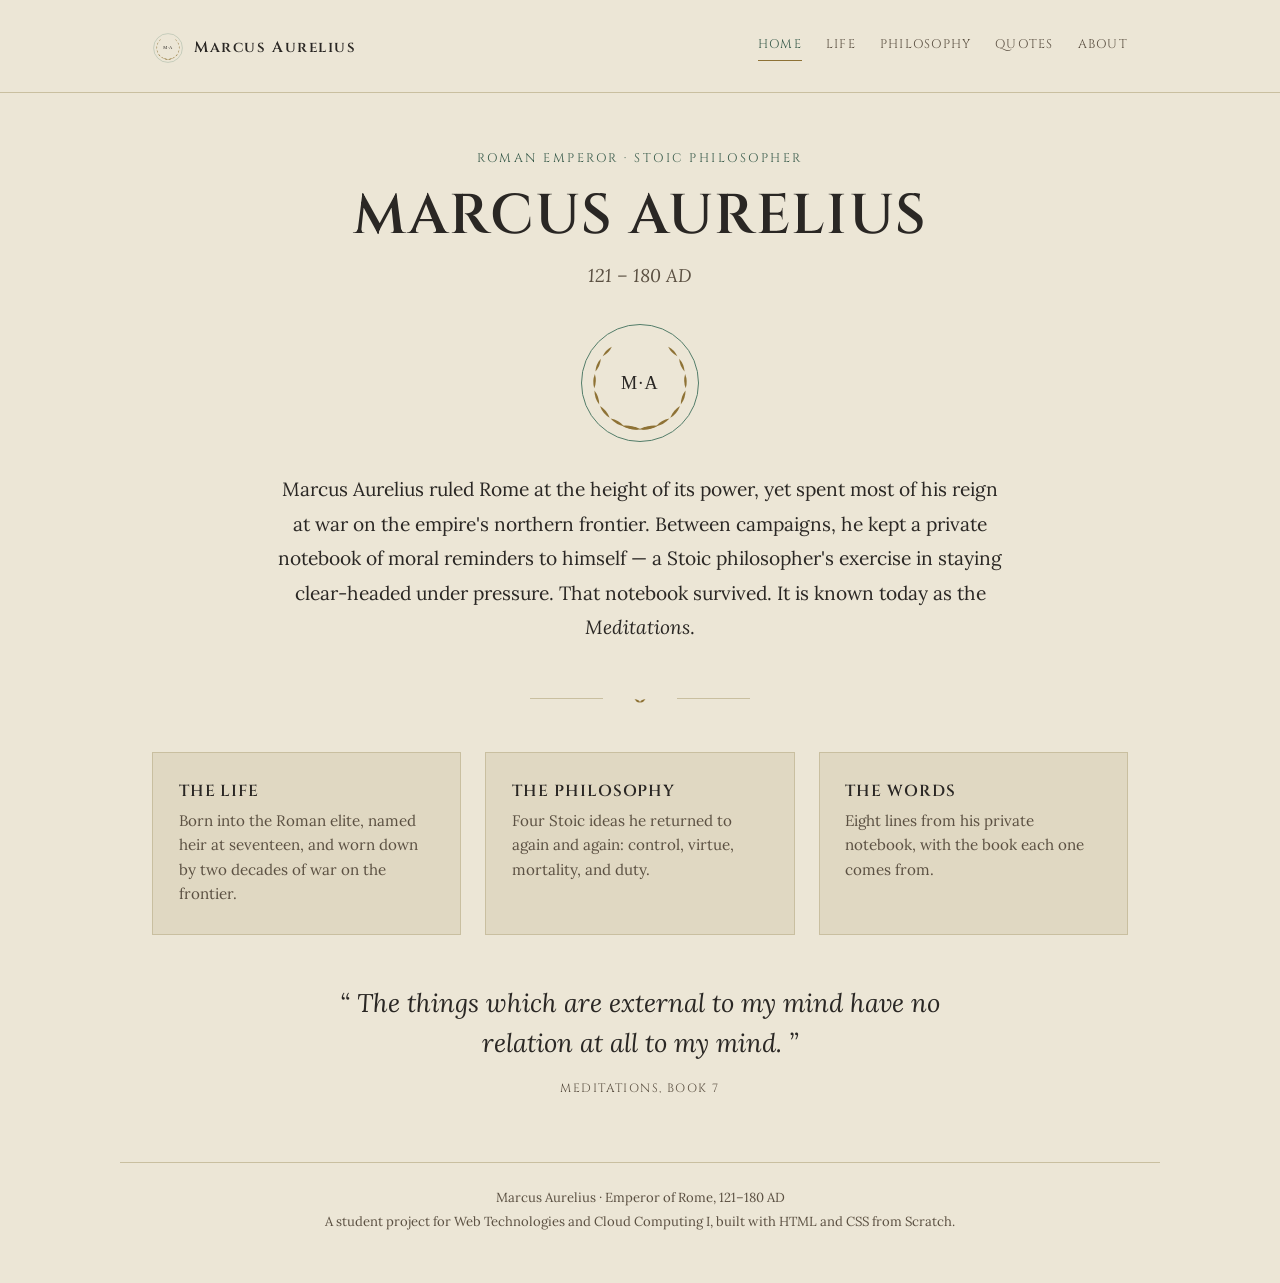
<file: index.html>
<!doctype html>
<html lang="en">
  <head>
    <meta charset="UTF-8" />
    <meta name="viewport" content="width=device-width, initial-scale=1.0" />
    <title>Marcus Aurelius — Stoic Emperor of Rome</title>
    <meta
      name="description"
      content="A short biography of Marcus Aurelius, Roman emperor and Stoic philosopher: his life, his philosophy, and the private notebook known as the Meditations."
    />
    <meta
      property="og:title"
      content="Marcus Aurelius — Stoic Emperor of Rome"
    />
    <meta
      property="og:description"
      content="His life, his philosophy, and the private notebook known as the Meditations."
    />
    <meta property="og:type" content="website" />
    <link rel="icon" type="image/svg+xml" href="images/medallion.svg" />
    <link rel="preconnect" href="https://fonts.googleapis.com" />
    <link rel="preconnect" href="https://fonts.gstatic.com" crossorigin />
    <link
      href="https://fonts.googleapis.com/css2?family=Cinzel:wght@400;600&family=Lora:ital,wght@0,400;0,500;0,600;1,400&display=optional"
      rel="stylesheet"
    />
    <link rel="stylesheet" href="style.css" />
  </head>
  <body>
    <a class="skip-link" href="#main">Skip to content</a>

    <header class="site-header">
      <div class="header-inner">
        <a class="brand" href="index.html">
          <img src="medallion.svg" alt="" width="32" height="32" />
          Marcus Aurelius
        </a>
        <nav class="site-nav" aria-label="Primary">
          <a href="index.html" aria-current="page">Home</a>
          <a href="life.html">Life</a>
          <a href="philosophy.html">Philosophy</a>
          <a href="quotes.html">Quotes</a>
          <a href="about.html">About</a>
        </nav>
      </div>
      <div class="header-rule"></div>
    </header>

    <main id="main">
      <section class="hero">
        <span class="eyebrow">Roman Emperor &middot; Stoic Philosopher</span>
        <h1>Marcus Aurelius</h1>
        <span class="dates">121 &ndash; 180 AD</span>

        <img
          class="hero-medallion"
          src="medallion.svg"
          alt="A laurel medallion bearing the initials M A"
        />

        <p class="lede">
          Marcus Aurelius ruled Rome at the height of its power, yet spent most
          of his reign at war on the empire's northern frontier. Between
          campaigns, he kept a private notebook of moral reminders to himself
          &mdash; a Stoic philosopher's exercise in staying clear-headed under
          pressure. That notebook survived. It is known today as the
          <em>Meditations</em>.
        </p>
      </section>

      <div class="divider" aria-hidden="true">
        <span class="divider-line"></span>
        <svg
          class="divider-mark"
          viewBox="0 0 100 46"
          xmlns="http://www.w3.org/2000/svg"
        >
          <g transform="translate(50 32) rotate(-150)">
            <path d="M 0,0 Q 4.8,-5.2 15,0 Q 4.8,5.2 0,0 Z" fill="#8E7235" />
          </g>
          <g transform="translate(50 32) rotate(-30)">
            <path d="M 0,0 Q 4.8,-5.2 15,0 Q 4.8,5.2 0,0 Z" fill="#8E7235" />
          </g>
        </svg>
        <span class="divider-line"></span>
      </div>

      <section class="card-row" aria-label="Explore the site">
        <a class="card" href="life.html">
          <h2>The Life</h2>
          <p>
            Born into the Roman elite, named heir at seventeen, and worn down by
            two decades of war on the frontier.
          </p>
        </a>
        <a class="card" href="philosophy.html">
          <h2>The Philosophy</h2>
          <p>
            Four Stoic ideas he returned to again and again: control, virtue,
            mortality, and duty.
          </p>
        </a>
        <a class="card" href="quotes.html">
          <h2>The Words</h2>
          <p>
            Eight lines from his private notebook, with the book each one comes
            from.
          </p>
        </a>
      </section>

      <section class="pull-quote">
        <blockquote>
          The things which are external to my mind have no relation at all to my
          mind.
        </blockquote>
        <cite>Meditations, Book 7</cite>
      </section>
    </main>

    <footer class="site-footer">
      <div class="footer-rule"></div>
      <p>Marcus Aurelius &middot; Emperor of Rome, 121&ndash;180 AD</p>
      <p>
        A student project for Web Technologies and Cloud Computing I, built with
        HTML and CSS from Scratch.
      </p>
    </footer>
  </body>
</html>
</file>
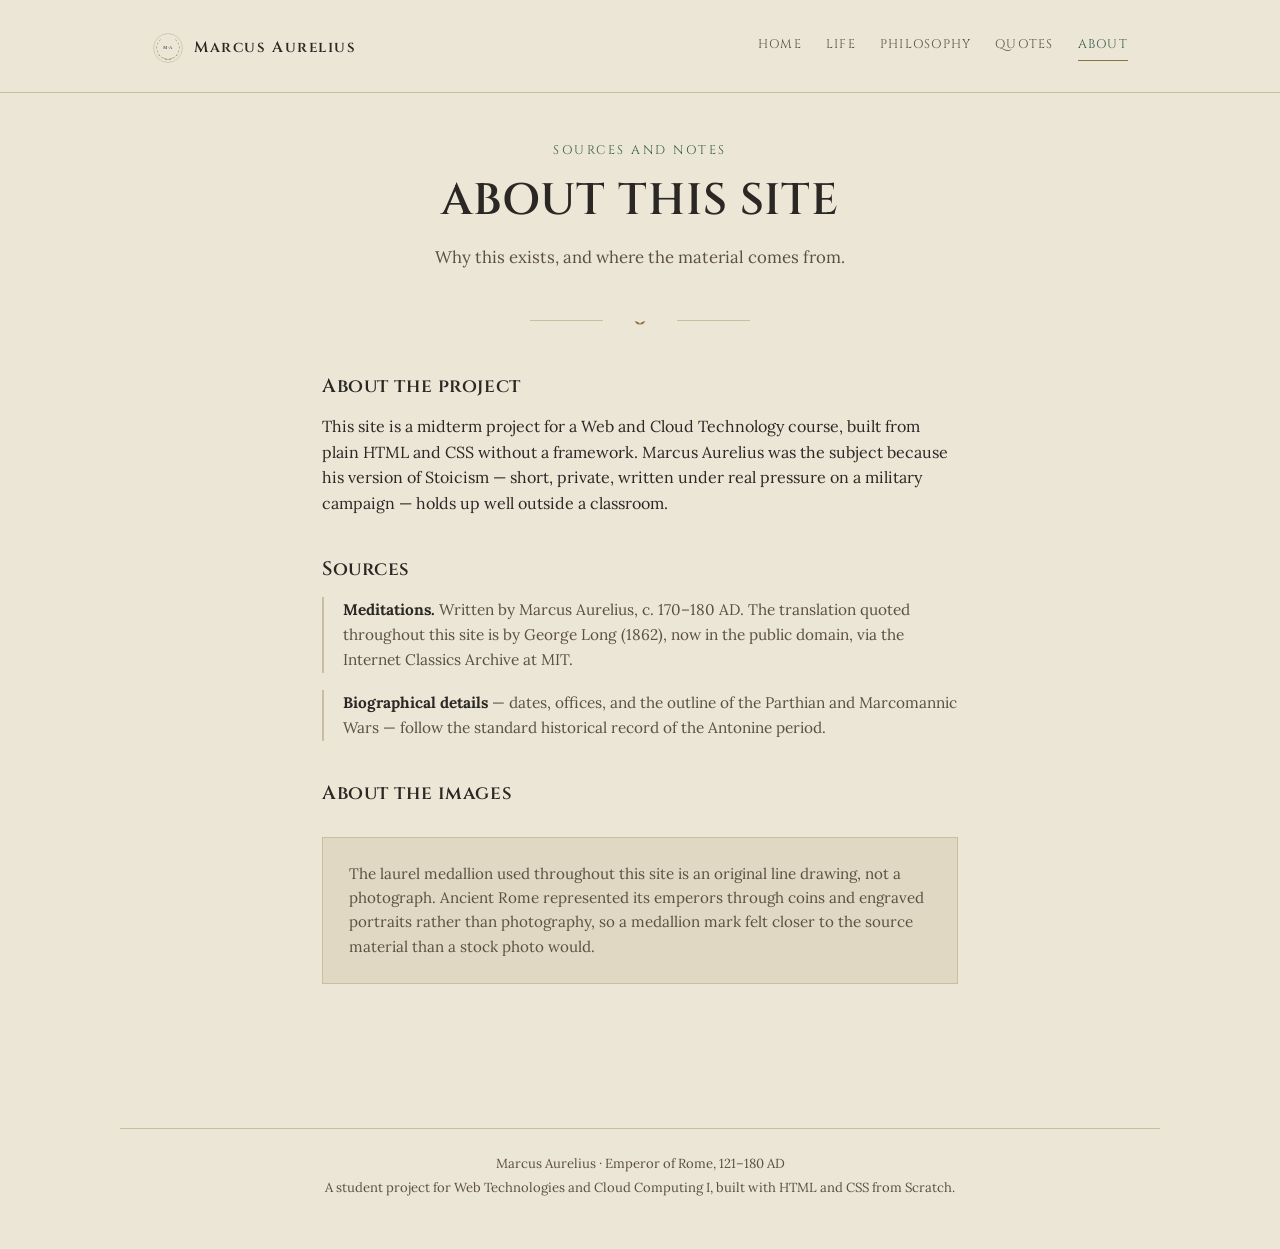
<file: about.html>
<!doctype html>
<html lang="en">
  <head>
    <meta charset="UTF-8" />
    <meta name="viewport" content="width=device-width, initial-scale=1.0" />
    <title>About this Site — Marcus Aurelius</title>
    <meta
      name="description"
      content="Notes on this Marcus Aurelius biography site: why it was built, and where the historical and textual sources come from."
    />
    <meta property="og:title" content="About this Site — Marcus Aurelius" />
    <meta
      property="og:description"
      content="Why this exists, and where the material comes from."
    />
    <meta property="og:type" content="website" />
    <link rel="icon" type="image/svg+xml" href="medallion.svg" />
    <link rel="preconnect" href="https://fonts.googleapis.com" />
    <link rel="preconnect" href="https://fonts.gstatic.com" crossorigin />
    <link
      href="https://fonts.googleapis.com/css2?family=Cinzel:wght@400;600&family=Lora:ital,wght@0,400;0,500;0,600;1,400&display=swap"
      rel="stylesheet"
    />
    <link rel="stylesheet" href="style.css" />
  </head>
  <body>
    <a class="skip-link" href="#main">Skip to content</a>

    <header class="site-header">
      <div class="header-inner">
        <a class="brand" href="index.html">
          <img src="medallion.svg" alt="" width="32" height="32" />
          Marcus Aurelius
        </a>
        <nav class="site-nav" aria-label="Primary">
          <a href="index.html">Home</a>
          <a href="life.html">Life</a>
          <a href="philosophy.html">Philosophy</a>
          <a href="quotes.html">Quotes</a>
          <a href="about.html" aria-current="page">About</a>
        </nav>
      </div>
      <div class="header-rule"></div>
    </header>

    <main id="main">
      <section class="page-head">
        <span class="eyebrow">Sources and notes</span>
        <h1>About this Site</h1>
        <p class="dek">Why this exists, and where the material comes from.</p>
      </section>

      <div class="divider" aria-hidden="true">
        <span class="divider-line"></span>
        <svg
          class="divider-mark"
          viewBox="0 0 100 46"
          xmlns="http://www.w3.org/2000/svg"
        >
          <g transform="translate(50 32) rotate(-150)">
            <path d="M 0,0 Q 4.8,-5.2 15,0 Q 4.8,5.2 0,0 Z" fill="#8E7235" />
          </g>
          <g transform="translate(50 32) rotate(-30)">
            <path d="M 0,0 Q 4.8,-5.2 15,0 Q 4.8,5.2 0,0 Z" fill="#8E7235" />
          </g>
        </svg>
        <span class="divider-line"></span>
      </div>

      <section class="prose">
        <h2>About the project</h2>
        <p>
          This site is a midterm project for a Web and Cloud Technology course,
          built from plain HTML and CSS without a framework. Marcus Aurelius was
          the subject because his version of Stoicism &mdash; short, private,
          written under real pressure on a military campaign &mdash; holds up
          well outside a classroom.
        </p>

        <h2>Sources</h2>
        <ul class="sources">
          <li>
            <strong>Meditations.</strong> Written by Marcus Aurelius, c.
            170&ndash;180 AD. The translation quoted throughout this site is by
            George Long (1862), now in the public domain, via the Internet
            Classics Archive at MIT.
          </li>
          <li>
            <strong>Biographical details</strong> &mdash; dates, offices, and
            the outline of the Parthian and Marcomannic Wars &mdash; follow the
            standard historical record of the Antonine period.
          </li>
        </ul>

        <h2>About the images</h2>
        <div class="note-box">
          <p>
            The laurel medallion used throughout this site is an original line
            drawing, not a photograph. Ancient Rome represented its emperors
            through coins and engraved portraits rather than photography, so a
            medallion mark felt closer to the source material than a stock photo
            would.
          </p>
        </div>
      </section>
    </main>

    <footer class="site-footer">
      <div class="footer-rule"></div>
      <p>Marcus Aurelius &middot; Emperor of Rome, 121&ndash;180 AD</p>
      <p>
        A student project for Web Technologies and Cloud Computing I, built with
        HTML and CSS from Scratch.
      </p>
    </footer>
  </body>
</html>
</file>
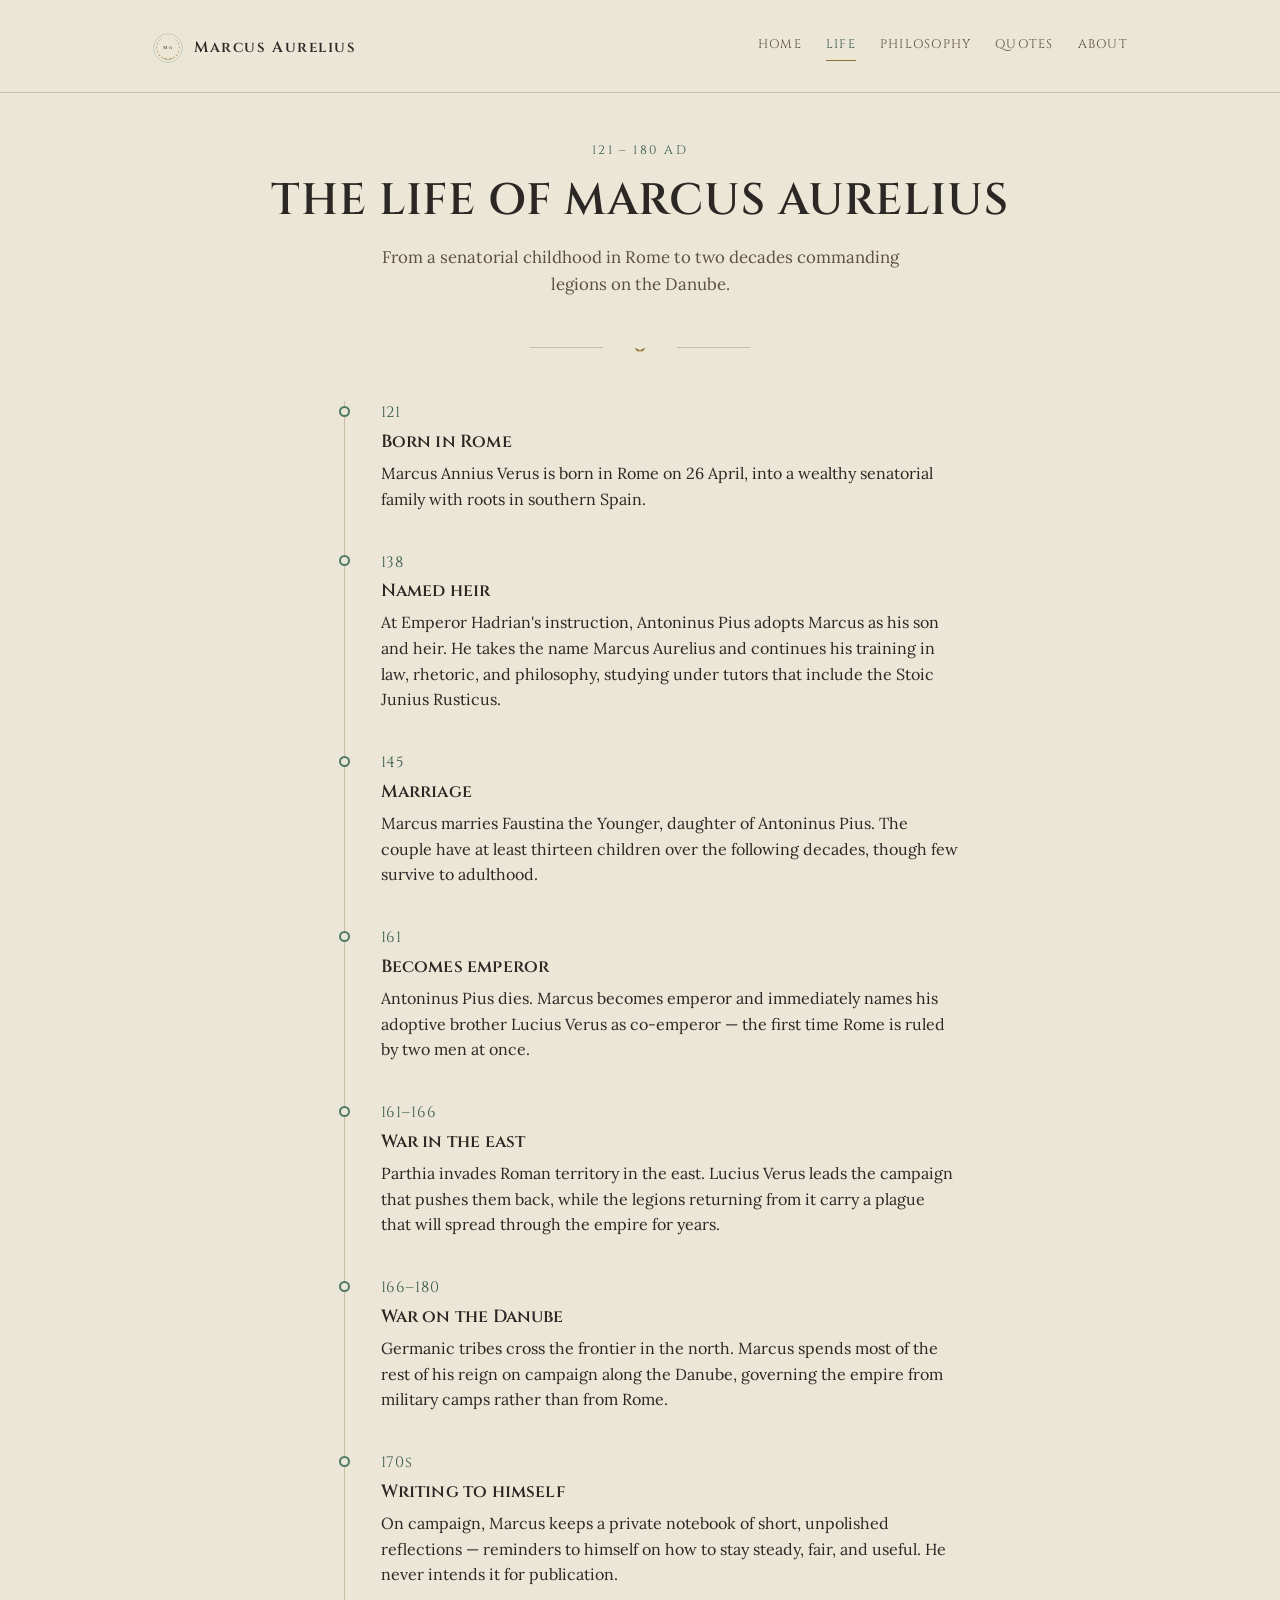
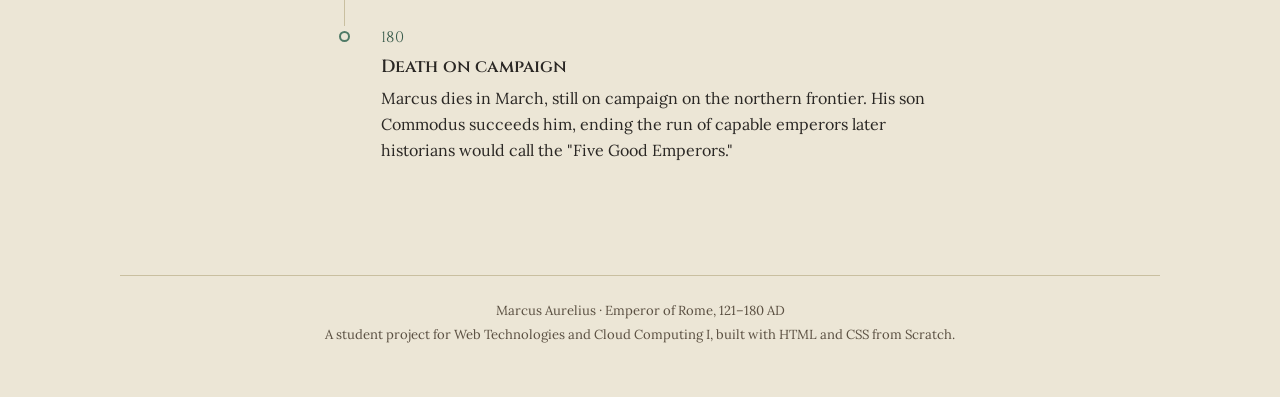
<file: life.html>
<!doctype html>
<html lang="en">
  <head>
    <meta charset="UTF-8" />
    <meta name="viewport" content="width=device-width, initial-scale=1.0" />
    <title>The Life of Marcus Aurelius</title>
    <meta
      name="description"
      content="A timeline of Marcus Aurelius's life: from a senatorial childhood in Rome, through his adoption as heir, to two decades commanding legions on the Danube frontier."
    />
    <meta property="og:title" content="The Life of Marcus Aurelius" />
    <meta
      property="og:description"
      content="From a senatorial childhood in Rome to two decades of war on the Danube frontier."
    />
    <meta property="og:type" content="website" />
    <link rel="icon" type="image/svg+xml" href="medallion.svg" />
    <link rel="preconnect" href="https://fonts.googleapis.com" />
    <link rel="preconnect" href="https://fonts.gstatic.com" crossorigin />
    <link
      href="https://fonts.googleapis.com/css2?family=Cinzel:wght@400;600&family=Lora:ital,wght@0,400;0,500;0,600;1,400&display=swap"
      rel="stylesheet"
    />
    <link rel="stylesheet" href="style.css" />
  </head>
  <body>
    <a class="skip-link" href="#main">Skip to content</a>

    <header class="site-header">
      <div class="header-inner">
        <a class="brand" href="index.html">
          <img src="medallion.svg" alt="" width="32" height="32" />
          Marcus Aurelius
        </a>
        <nav class="site-nav" aria-label="Primary">
          <a href="index.html">Home</a>
          <a href="life.html" aria-current="page">Life</a>
          <a href="philosophy.html">Philosophy</a>
          <a href="quotes.html">Quotes</a>
          <a href="about.html">About</a>
        </nav>
      </div>
      <div class="header-rule"></div>
    </header>

    <main id="main">
      <section class="page-head">
        <span class="eyebrow">121 &ndash; 180 AD</span>
        <h1>The Life of Marcus Aurelius</h1>
        <p class="dek">
          From a senatorial childhood in Rome to two decades commanding legions
          on the Danube.
        </p>
      </section>

      <div class="divider" aria-hidden="true">
        <span class="divider-line"></span>
        <svg
          class="divider-mark"
          viewBox="0 0 100 46"
          xmlns="http://www.w3.org/2000/svg"
        >
          <g transform="translate(50 32) rotate(-150)">
            <path d="M 0,0 Q 4.8,-5.2 15,0 Q 4.8,5.2 0,0 Z" fill="#8E7235" />
          </g>
          <g transform="translate(50 32) rotate(-30)">
            <path d="M 0,0 Q 4.8,-5.2 15,0 Q 4.8,5.2 0,0 Z" fill="#8E7235" />
          </g>
        </svg>
        <span class="divider-line"></span>
      </div>

      <ol class="timeline">
        <li class="timeline-item">
          <span class="timeline-year">121</span>
          <h2>Born in Rome</h2>
          <p>
            Marcus Annius Verus is born in Rome on 26 April, into a wealthy
            senatorial family with roots in southern Spain.
          </p>
        </li>

        <li class="timeline-item">
          <span class="timeline-year">138</span>
          <h2>Named heir</h2>
          <p>
            At Emperor Hadrian's instruction, Antoninus Pius adopts Marcus as
            his son and heir. He takes the name Marcus Aurelius and continues
            his training in law, rhetoric, and philosophy, studying under tutors
            that include the Stoic Junius Rusticus.
          </p>
        </li>

        <li class="timeline-item">
          <span class="timeline-year">145</span>
          <h2>Marriage</h2>
          <p>
            Marcus marries Faustina the Younger, daughter of Antoninus Pius. The
            couple have at least thirteen children over the following decades,
            though few survive to adulthood.
          </p>
        </li>

        <li class="timeline-item">
          <span class="timeline-year">161</span>
          <h2>Becomes emperor</h2>
          <p>
            Antoninus Pius dies. Marcus becomes emperor and immediately names
            his adoptive brother Lucius Verus as co-emperor &mdash; the first
            time Rome is ruled by two men at once.
          </p>
        </li>

        <li class="timeline-item">
          <span class="timeline-year">161&ndash;166</span>
          <h2>War in the east</h2>
          <p>
            Parthia invades Roman territory in the east. Lucius Verus leads the
            campaign that pushes them back, while the legions returning from it
            carry a plague that will spread through the empire for years.
          </p>
        </li>

        <li class="timeline-item">
          <span class="timeline-year">166&ndash;180</span>
          <h2>War on the Danube</h2>
          <p>
            Germanic tribes cross the frontier in the north. Marcus spends most
            of the rest of his reign on campaign along the Danube, governing the
            empire from military camps rather than from Rome.
          </p>
        </li>

        <li class="timeline-item">
          <span class="timeline-year">170s</span>
          <h2>Writing to himself</h2>
          <p>
            On campaign, Marcus keeps a private notebook of short, unpolished
            reflections &mdash; reminders to himself on how to stay steady,
            fair, and useful. He never intends it for publication.
          </p>
        </li>

        <li class="timeline-item">
          <span class="timeline-year">180</span>
          <h2>Death on campaign</h2>
          <p>
            Marcus dies in March, still on campaign on the northern frontier.
            His son Commodus succeeds him, ending the run of capable emperors
            later historians would call the "Five Good Emperors."
          </p>
        </li>
      </ol>
    </main>

    <footer class="site-footer">
      <div class="footer-rule"></div>
      <p>Marcus Aurelius &middot; Emperor of Rome, 121&ndash;180 AD</p>
      <p>
        A student project for Web Technologies and Cloud Computing I, built with
        HTML and CSS from Scratch.
      </p>
    </footer>
  </body>
</html>
</file>
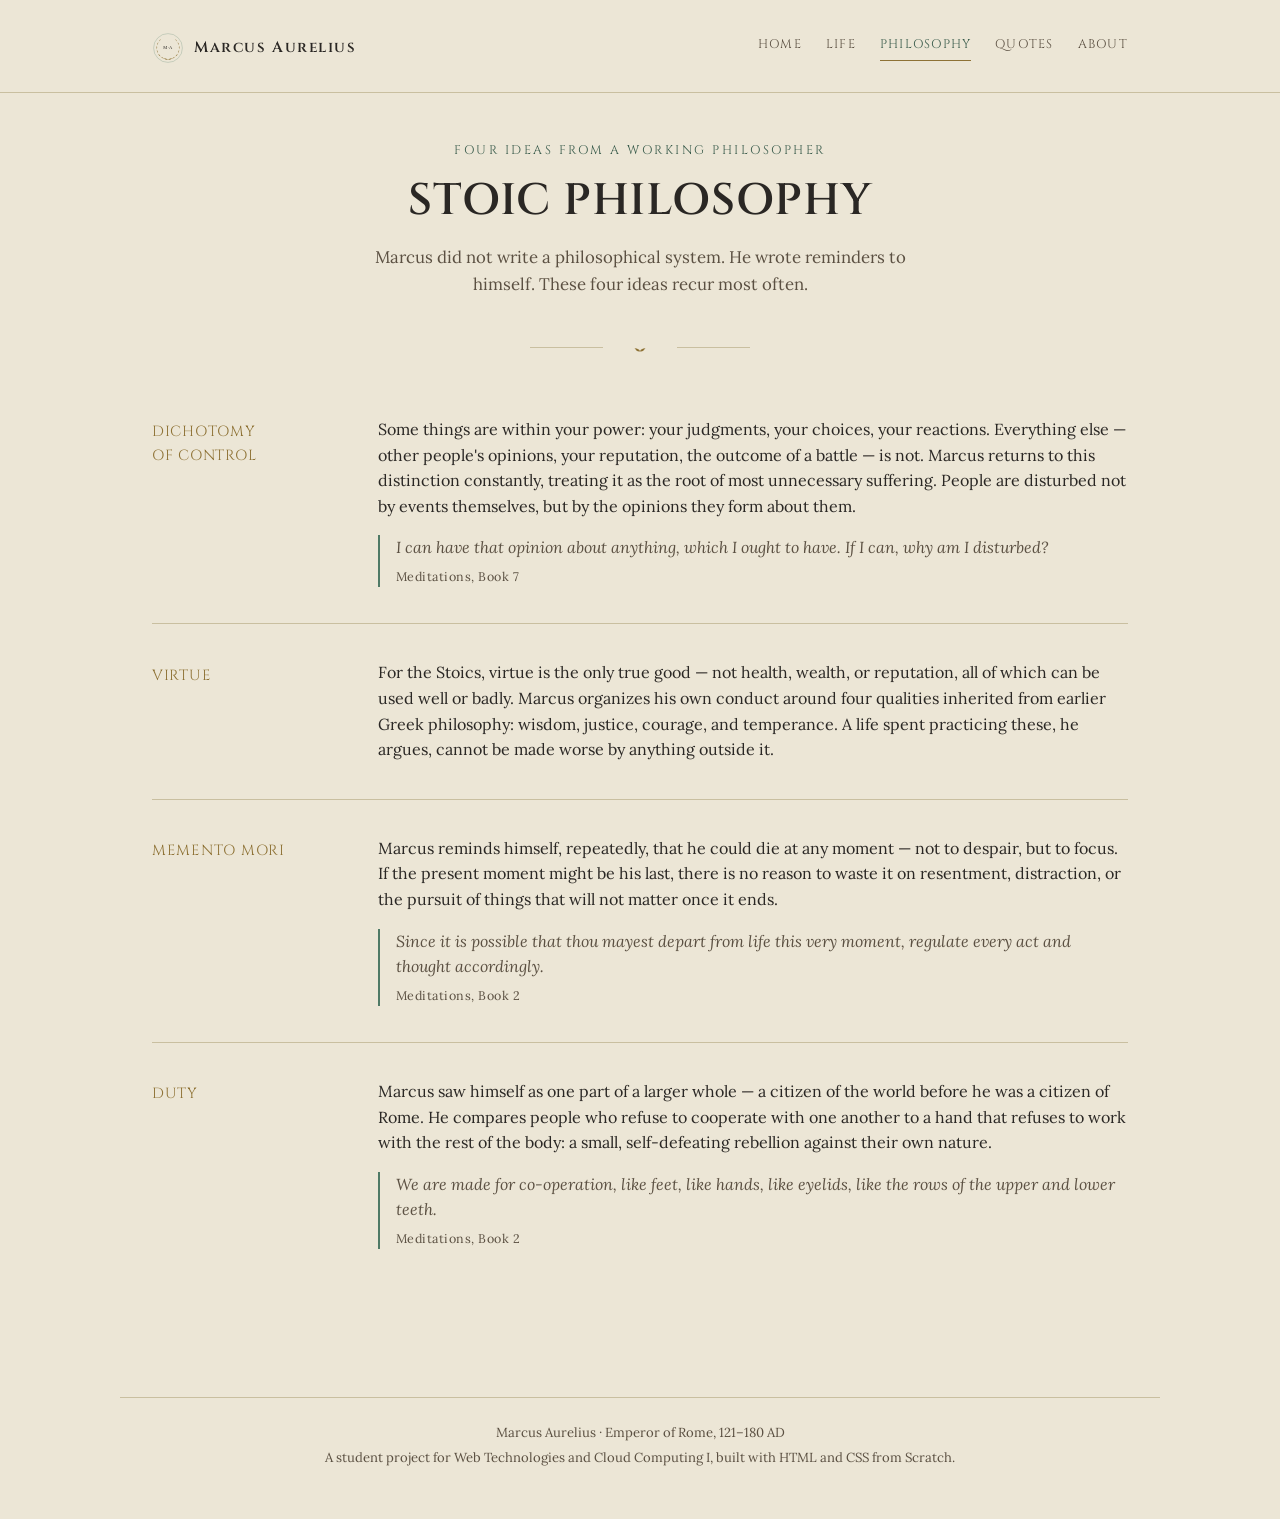
<file: philosophy.html>
<!doctype html>
<html lang="en">
  <head>
    <meta charset="UTF-8" />
    <meta name="viewport" content="width=device-width, initial-scale=1.0" />
    <title>Stoic Philosophy — Marcus Aurelius</title>
    <meta
      name="description"
      content="Four Stoic ideas from Marcus Aurelius's Meditations: the dichotomy of control, virtue, memento mori, and duty."
    />
    <meta property="og:title" content="Stoic Philosophy — Marcus Aurelius" />
    <meta
      property="og:description"
      content="Four ideas from a working philosopher: control, virtue, mortality, and duty."
    />
    <meta property="og:type" content="website" />
    <link rel="icon" type="image/svg+xml" href="medallion.svg" />
    <link rel="preconnect" href="https://fonts.googleapis.com" />
    <link rel="preconnect" href="https://fonts.gstatic.com" crossorigin />
    <link
      href="https://fonts.googleapis.com/css2?family=Cinzel:wght@400;600&family=Lora:ital,wght@0,400;0,500;0,600;1,400&display=swap"
      rel="stylesheet"
    />
    <link rel="stylesheet" href="style.css" />
  </head>
  <body>
    <a class="skip-link" href="#main">Skip to content</a>

    <header class="site-header">
      <div class="header-inner">
        <a class="brand" href="index.html">
          <img src="medallion.svg" alt="" width="32" height="32" />
          Marcus Aurelius
        </a>
        <nav class="site-nav" aria-label="Primary">
          <a href="index.html">Home</a>
          <a href="life.html">Life</a>
          <a href="philosophy.html" aria-current="page">Philosophy</a>
          <a href="quotes.html">Quotes</a>
          <a href="about.html">About</a>
        </nav>
      </div>
      <div class="header-rule"></div>
    </header>

    <main id="main">
      <section class="page-head">
        <span class="eyebrow">Four ideas from a working philosopher</span>
        <h1>Stoic Philosophy</h1>
        <p class="dek">
          Marcus did not write a philosophical system. He wrote reminders to
          himself. These four ideas recur most often.
        </p>
      </section>

      <div class="divider" aria-hidden="true">
        <span class="divider-line"></span>
        <svg
          class="divider-mark"
          viewBox="0 0 100 46"
          xmlns="http://www.w3.org/2000/svg"
        >
          <g transform="translate(50 32) rotate(-150)">
            <path d="M 0,0 Q 4.8,-5.2 15,0 Q 4.8,5.2 0,0 Z" fill="#8E7235" />
          </g>
          <g transform="translate(50 32) rotate(-30)">
            <path d="M 0,0 Q 4.8,-5.2 15,0 Q 4.8,5.2 0,0 Z" fill="#8E7235" />
          </g>
        </svg>
        <span class="divider-line"></span>
      </div>

      <section class="gloss">
        <div class="gloss-row">
          <div class="gloss-term">Dichotomy of&nbsp;control</div>
          <div class="gloss-body">
            <p>
              Some things are within your power: your judgments, your choices,
              your reactions. Everything else &mdash; other people's opinions,
              your reputation, the outcome of a battle &mdash; is not. Marcus
              returns to this distinction constantly, treating it as the root of
              most unnecessary suffering. People are disturbed not by events
              themselves, but by the opinions they form about them.
            </p>
            <blockquote>
              I can have that opinion about anything, which I ought to have. If
              I can, why am I disturbed?
              <cite>Meditations, Book 7</cite>
            </blockquote>
          </div>
        </div>

        <div class="gloss-row">
          <div class="gloss-term">Virtue</div>
          <div class="gloss-body">
            <p>
              For the Stoics, virtue is the only true good &mdash; not health,
              wealth, or reputation, all of which can be used well or badly.
              Marcus organizes his own conduct around four qualities inherited
              from earlier Greek philosophy: wisdom, justice, courage, and
              temperance. A life spent practicing these, he argues, cannot be
              made worse by anything outside it.
            </p>
          </div>
        </div>

        <div class="gloss-row">
          <div class="gloss-term">Memento&nbsp;mori</div>
          <div class="gloss-body">
            <p>
              Marcus reminds himself, repeatedly, that he could die at any
              moment &mdash; not to despair, but to focus. If the present moment
              might be his last, there is no reason to waste it on resentment,
              distraction, or the pursuit of things that will not matter once it
              ends.
            </p>
            <blockquote>
              Since it is possible that thou mayest depart from life this very
              moment, regulate every act and thought accordingly.
              <cite>Meditations, Book 2</cite>
            </blockquote>
          </div>
        </div>

        <div class="gloss-row">
          <div class="gloss-term">Duty</div>
          <div class="gloss-body">
            <p>
              Marcus saw himself as one part of a larger whole &mdash; a citizen
              of the world before he was a citizen of Rome. He compares people
              who refuse to cooperate with one another to a hand that refuses to
              work with the rest of the body: a small, self-defeating rebellion
              against their own nature.
            </p>
            <blockquote>
              We are made for co-operation, like feet, like hands, like eyelids,
              like the rows of the upper and lower teeth.
              <cite>Meditations, Book 2</cite>
            </blockquote>
          </div>
        </div>
      </section>
    </main>

    <footer class="site-footer">
      <div class="footer-rule"></div>
      <p>Marcus Aurelius &middot; Emperor of Rome, 121&ndash;180 AD</p>
      <p>
        A student project for Web Technologies and Cloud Computing I, built with
        HTML and CSS from Scratch.
      </p>
    </footer>
  </body>
</html>
</file>
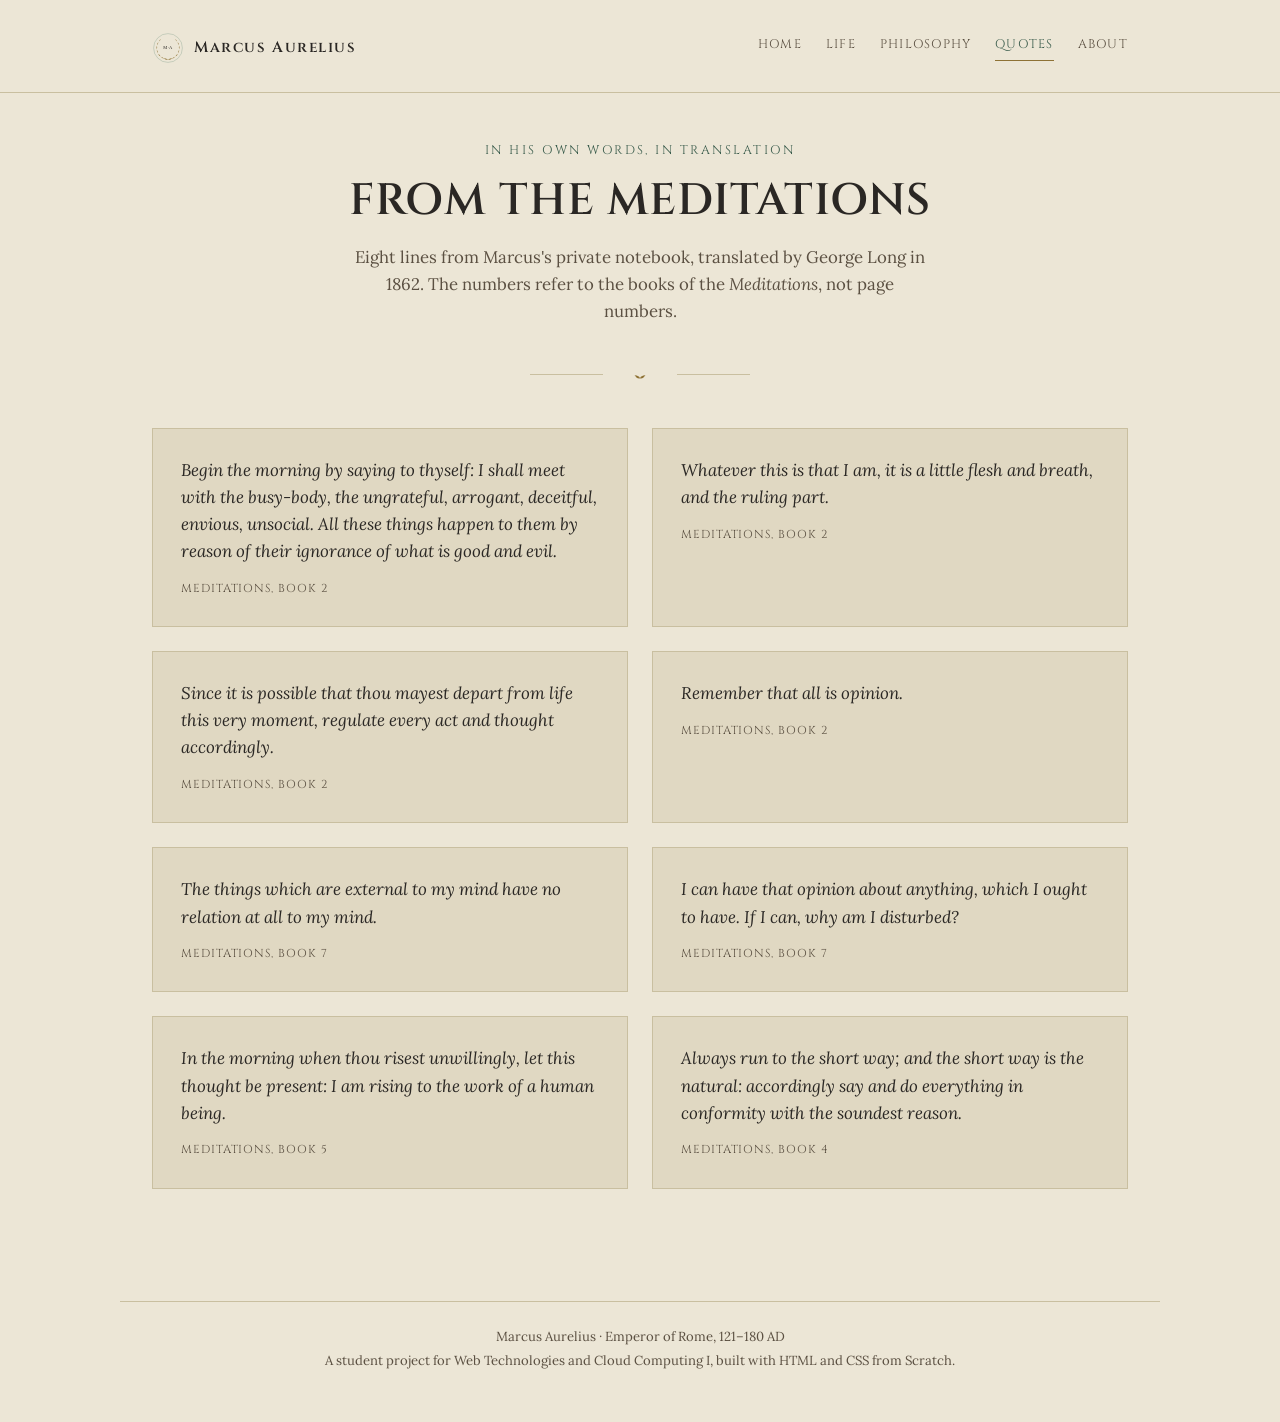
<file: quotes.html>
<!doctype html>
<html lang="en">
  <head>
    <meta charset="UTF-8" />
    <meta name="viewport" content="width=device-width, initial-scale=1.0" />
    <title>Quotes from the Meditations — Marcus Aurelius</title>
    <meta
      name="description"
      content="Eight lines from Marcus Aurelius's Meditations, in George Long's 1862 public-domain translation, with the book each one comes from."
    />
    <meta property="og:title" content="Quotes from the Meditations" />
    <meta
      property="og:description"
      content="Eight lines from Marcus Aurelius's private notebook, with the book each one comes from."
    />
    <meta property="og:type" content="website" />
    <link rel="icon" type="image/svg+xml" href="medallion.svg" />
    <link rel="preconnect" href="https://fonts.googleapis.com" />
    <link rel="preconnect" href="https://fonts.gstatic.com" crossorigin />
    <link
      href="https://fonts.googleapis.com/css2?family=Cinzel:wght@400;600&family=Lora:ital,wght@0,400;0,500;0,600;1,400&display=swap"
      rel="stylesheet"
    />
    <link rel="stylesheet" href="style.css" />
  </head>
  <body>
    <a class="skip-link" href="#main">Skip to content</a>

    <header class="site-header">
      <div class="header-inner">
        <a class="brand" href="index.html">
          <img src="medallion.svg" alt="" width="32" height="32" />
          Marcus Aurelius
        </a>
        <nav class="site-nav" aria-label="Primary">
          <a href="index.html">Home</a>
          <a href="life.html">Life</a>
          <a href="philosophy.html">Philosophy</a>
          <a href="quotes.html" aria-current="page">Quotes</a>
          <a href="about.html">About</a>
        </nav>
      </div>
      <div class="header-rule"></div>
    </header>

    <main id="main">
      <section class="page-head">
        <span class="eyebrow">In his own words, in translation</span>
        <h1>From the Meditations</h1>
        <p class="dek">
          Eight lines from Marcus's private notebook, translated by George Long
          in 1862. The numbers refer to the books of the <em>Meditations</em>,
          not page numbers.
        </p>
      </section>

      <div class="divider" aria-hidden="true">
        <span class="divider-line"></span>
        <svg
          class="divider-mark"
          viewBox="0 0 100 46"
          xmlns="http://www.w3.org/2000/svg"
        >
          <g transform="translate(50 32) rotate(-150)">
            <path d="M 0,0 Q 4.8,-5.2 15,0 Q 4.8,5.2 0,0 Z" fill="#8E7235" />
          </g>
          <g transform="translate(50 32) rotate(-30)">
            <path d="M 0,0 Q 4.8,-5.2 15,0 Q 4.8,5.2 0,0 Z" fill="#8E7235" />
          </g>
        </svg>
        <span class="divider-line"></span>
      </div>

      <section class="quote-grid">
        <div class="quote-card">
          <blockquote>
            Begin the morning by saying to thyself: I shall meet with the
            busy-body, the ungrateful, arrogant, deceitful, envious, unsocial.
            All these things happen to them by reason of their ignorance of what
            is good and evil.
          </blockquote>
          <cite>Meditations, Book 2</cite>
        </div>

        <div class="quote-card">
          <blockquote>
            Whatever this is that I am, it is a little flesh and breath, and the
            ruling part.
          </blockquote>
          <cite>Meditations, Book 2</cite>
        </div>

        <div class="quote-card">
          <blockquote>
            Since it is possible that thou mayest depart from life this very
            moment, regulate every act and thought accordingly.
          </blockquote>
          <cite>Meditations, Book 2</cite>
        </div>

        <div class="quote-card">
          <blockquote>Remember that all is opinion.</blockquote>
          <cite>Meditations, Book 2</cite>
        </div>

        <div class="quote-card">
          <blockquote>
            The things which are external to my mind have no relation at all to
            my mind.
          </blockquote>
          <cite>Meditations, Book 7</cite>
        </div>

        <div class="quote-card">
          <blockquote>
            I can have that opinion about anything, which I ought to have. If I
            can, why am I disturbed?
          </blockquote>
          <cite>Meditations, Book 7</cite>
        </div>

        <div class="quote-card">
          <blockquote>
            In the morning when thou risest unwillingly, let this thought be
            present: I am rising to the work of a human being.
          </blockquote>
          <cite>Meditations, Book 5</cite>
        </div>

        <div class="quote-card">
          <blockquote>
            Always run to the short way; and the short way is the natural:
            accordingly say and do everything in conformity with the soundest
            reason.
          </blockquote>
          <cite>Meditations, Book 4</cite>
        </div>
      </section>
    </main>

    <footer class="site-footer">
      <div class="footer-rule"></div>
      <p>Marcus Aurelius &middot; Emperor of Rome, 121&ndash;180 AD</p>
      <p>
        A student project for Web Technologies and Cloud Computing I, built with
        HTML and CSS from Scratch.
      </p>
    </footer>
  </body>
</html>
</file>
<file: style.css>
/* ============================================
   Marcus Aurelius — biography site
   Stylesheet
   ============================================ */

/* ---- Reset ---- */
*, *::before, *::after { box-sizing: border-box; }
html { -webkit-text-size-adjust: 100%; scroll-behavior: smooth; }
body { margin: 0; }
img, svg { max-width: 100%; display: block; }
a { color: inherit; }
ul { margin: 0; padding: 0; }

/* ---- Design tokens ---- */
:root {
  --ink: #2A2724;
  --ink-soft: #5B5042;
  --parchment: #ECE6D6;
  --parchment-deep: #E0D8C2;
  --verdigris: #4F7A66;
  --verdigris-deep: #3A5C4C;
  --bronze: #8E7235;
  --rule: #C9BFA0;

  --font-display: 'Cinzel', 'Trajan Pro', Georgia, serif;
  --font-body: 'Lora', Georgia, 'Times New Roman', serif;

  --max-w: 700px;
  --max-w-wide: 1040px;
  --gutter: clamp(1.25rem, 5vw, 2rem);
}

/* ---- Base ---- */
body {
  background: var(--parchment);
  color: var(--ink);
  font-family: var(--font-body);
  font-size: 16px;
  line-height: 1.6;
}

h1, h2, h3 {
  font-family: var(--font-display);
  font-weight: 600;
  color: var(--ink);
  line-height: 1.25;
}

p { margin: 0 0 1.2rem; }

a { text-decoration: none; }

/* ---- Accessibility ---- */
a:focus-visible,
button:focus-visible {
  outline: 2px solid var(--verdigris);
  outline-offset: 3px;
}

.skip-link {
  position: absolute;
  left: -999px;
  top: auto;
  background: var(--ink);
  color: var(--parchment);
  padding: 0.6rem 1rem;
  font-family: var(--font-display);
  font-size: 0.85rem;
  letter-spacing: 0.05em;
  z-index: 100;
}
.skip-link:focus {
  left: 1rem;
  top: 1rem;
}

@media (prefers-reduced-motion: reduce) {
  * { transition: none !important; animation: none !important; scroll-behavior: auto !important; }
}

/* ---- Layout helpers ---- */
.wrap {
  max-width: var(--max-w);
  margin-inline: auto;
  padding-inline: var(--gutter);
}
.wrap-wide {
  max-width: var(--max-w-wide);
  margin-inline: auto;
  padding-inline: var(--gutter);
}

/* ---- Header ---- */
.site-header {
  padding-top: clamp(1.25rem, 3vw, 2rem);
}
.header-inner {
  max-width: var(--max-w-wide);
  margin-inline: auto;
  padding-inline: var(--gutter);
  display: flex;
  justify-content: space-between;
  align-items: center;
  flex-wrap: wrap;
  gap: 1rem 2rem;
}
.brand {
  display: flex;
  align-items: center;
  gap: 0.65rem;
  font-family: var(--font-display);
  font-weight: 600;
  letter-spacing: 0.1em;
  font-size: 0.95rem;
  color: var(--ink);
}
.brand img {
  width: 32px;
  height: 32px;
  flex: none;
}
.site-nav {
  display: flex;
  gap: 1.5rem;
  flex-wrap: wrap;
}
.site-nav a {
  font-family: var(--font-display);
  font-size: 0.78rem;
  letter-spacing: 0.1em;
  text-transform: uppercase;
  color: var(--ink-soft);
  padding-bottom: 0.3rem;
  border-bottom: 1px solid transparent;
  transition: border-color 0.2s ease, color 0.2s ease;
}
.site-nav a:hover,
.site-nav a:focus-visible {
  color: var(--verdigris-deep);
  border-bottom-color: var(--verdigris);
}
.site-nav a[aria-current="page"] {
  color: var(--verdigris-deep);
  border-bottom-color: var(--bronze);
}
.header-rule {
  height: 1px;
  background: var(--rule);
  margin-top: clamp(1.25rem, 3vw, 1.75rem);
}

/* ---- Divider (signature ornament) ---- */
.divider {
  display: flex;
  align-items: center;
  gap: 1rem;
  max-width: 220px;
  margin: 2.25rem auto;
}
.divider-line {
  flex: 1;
  height: 1px;
  background: var(--rule);
}
.divider-mark {
  width: 42px;
  height: auto;
  flex: none;
}

/* ---- Hero (home) ---- */
.hero {
  text-align: center;
  padding: clamp(2rem, 6vw, 3.5rem) 0 0.5rem;
}
.hero .eyebrow {
  display: block;
  font-family: var(--font-display);
  letter-spacing: 0.2em;
  font-size: 0.78rem;
  color: var(--verdigris-deep);
  text-transform: uppercase;
  margin-bottom: 0.75rem;
}
.hero h1 {
  margin: 0;
  font-size: clamp(2.1rem, 6vw, 3.5rem);
  text-transform: uppercase;
  letter-spacing: 0.03em;
}
.hero .dates {
  display: block;
  margin-top: 0.6rem;
  font-style: italic;
  color: var(--ink-soft);
  font-size: clamp(1rem, 2vw, 1.15rem);
}
.hero-medallion {
  width: 130px;
  margin: 1.75rem auto 0.5rem;
}
.hero .lede {
  max-width: 38em;
  margin: 1.5rem auto 0;
  font-size: clamp(1.05rem, 1.6vw, 1.2rem);
  line-height: 1.8;
  color: var(--ink);
}

/* ---- Card row (home links) ---- */
.card-row {
  display: grid;
  grid-template-columns: repeat(3, 1fr);
  gap: 1.5rem;
  max-width: var(--max-w-wide);
  margin: 2.75rem auto;
  padding-inline: var(--gutter);
}
@media (max-width: 760px) {
  .card-row { grid-template-columns: 1fr; }
}
.card {
  display: block;
  padding: 1.75rem 1.6rem;
  background: var(--parchment-deep);
  border: 1px solid var(--rule);
  transition: transform 0.2s ease, border-color 0.2s ease;
}
.card:hover,
.card:focus-visible {
  border-color: var(--verdigris);
  transform: translateY(-3px);
}
.card h2 {
  font-size: 1rem;
  letter-spacing: 0.06em;
  text-transform: uppercase;
  margin: 0 0 0.5rem;
}
.card p {
  font-size: 0.95rem;
  color: var(--ink-soft);
  margin: 0;
}

/* ---- Pull quote ---- */
.pull-quote {
  max-width: 44em;
  margin: 3rem auto 3.5rem;
  padding-inline: var(--gutter);
  text-align: center;
}
.pull-quote blockquote {
  margin: 0;
  font-style: italic;
  font-size: clamp(1.25rem, 2.6vw, 1.6rem);
  line-height: 1.55;
}
.pull-quote blockquote::before { content: "\201C"; }
.pull-quote blockquote::after { content: "\201D"; }
.pull-quote cite {
  display: block;
  margin-top: 1rem;
  font-family: var(--font-display);
  font-style: normal;
  font-size: 0.75rem;
  letter-spacing: 0.12em;
  text-transform: uppercase;
  color: var(--ink-soft);
}

/* ---- Page header (non-home pages) ---- */
.page-head {
  text-align: center;
  padding: clamp(2rem, 5vw, 3rem) 0 0.25rem;
}
.page-head .eyebrow {
  display: block;
  font-family: var(--font-display);
  letter-spacing: 0.2em;
  font-size: 0.78rem;
  color: var(--verdigris-deep);
  text-transform: uppercase;
  margin-bottom: 0.75rem;
}
.page-head h1 {
  margin: 0;
  font-size: clamp(1.9rem, 5vw, 2.75rem);
  text-transform: uppercase;
  letter-spacing: 0.02em;
}
.page-head .dek {
  max-width: 34em;
  margin: 1rem auto 0;
  color: var(--ink-soft);
  font-size: 1.05rem;
}

/* ---- Timeline (life page) ---- */
.timeline {
  max-width: var(--max-w);
  margin: 0 auto;
  padding: 0.5rem var(--gutter) 3rem;
  list-style: none;
}
.timeline-item {
  position: relative;
  margin-left: 1.4rem;
  padding-left: 2.2rem;
  padding-bottom: 2.4rem;
  border-left: 1px solid var(--rule);
}
.timeline-item:last-child {
  border-left-color: transparent;
  padding-bottom: 0;
}
.timeline-item::before {
  content: "";
  position: absolute;
  left: -6px;
  top: 0.3rem;
  width: 11px;
  height: 11px;
  border-radius: 50%;
  background: var(--parchment);
  border: 2px solid var(--verdigris);
}
.timeline-year {
  display: block;
  font-family: var(--font-display);
  font-size: 0.95rem;
  letter-spacing: 0.06em;
  color: var(--verdigris-deep);
  margin-bottom: 0.35rem;
}
.timeline-item h2 {
  font-size: 1.1rem;
  letter-spacing: 0.01em;
  margin: 0 0 0.5rem;
}
.timeline-item p {
  margin: 0;
  color: var(--ink);
}

/* ---- Marginalia / gloss (philosophy page) ---- */
.gloss {
  max-width: var(--max-w-wide);
  margin: 0 auto;
  padding: 0.5rem var(--gutter) 3rem;
}
.gloss-row {
  display: grid;
  grid-template-columns: 190px 1fr;
  gap: 0.5rem 2.25rem;
  padding: 2.25rem 0;
  border-top: 1px solid var(--rule);
}
.gloss-row:first-child { border-top: none; padding-top: 1rem; }
.gloss-term {
  font-family: var(--font-display);
  font-size: 0.92rem;
  letter-spacing: 0.05em;
  text-transform: uppercase;
  color: var(--bronze);
  padding-top: 0.2rem;
}
.gloss-body p:last-of-type { margin-bottom: 0; }
.gloss-body blockquote {
  margin: 1rem 0 0;
  padding-left: 1rem;
  border-left: 2px solid var(--verdigris);
  font-style: italic;
  color: var(--ink-soft);
}
.gloss-body cite {
  display: block;
  margin-top: 0.4rem;
  font-style: normal;
  font-size: 0.78rem;
  letter-spacing: 0.04em;
  color: var(--ink-soft);
}
@media (max-width: 680px) {
  .gloss-row { grid-template-columns: 1fr; gap: 0.6rem; }
}

/* ---- Quote grid (quotes page) ---- */
.quote-grid {
  display: grid;
  grid-template-columns: repeat(2, 1fr);
  gap: 1.5rem;
  max-width: var(--max-w-wide);
  margin: 0 auto;
  padding: 0.5rem var(--gutter) 3rem;
}
@media (max-width: 680px) {
  .quote-grid { grid-template-columns: 1fr; }
}
.quote-card {
  background: var(--parchment-deep);
  border: 1px solid var(--rule);
  padding: 1.75rem;
}
.quote-card blockquote {
  margin: 0 0 0.9rem;
  font-style: italic;
  font-size: 1.06rem;
  line-height: 1.6;
}
.quote-card cite {
  display: block;
  font-family: var(--font-display);
  font-style: normal;
  font-size: 0.72rem;
  letter-spacing: 0.08em;
  text-transform: uppercase;
  color: var(--ink-soft);
}

/* ---- Prose pages (about) ---- */
.prose {
  max-width: var(--max-w);
  margin: 0 auto;
  padding: 0.5rem var(--gutter) 3rem;
}
.prose h2 {
  font-size: 1.2rem;
  letter-spacing: 0.03em;
  margin: 2.5rem 0 1rem;
}
.prose h2:first-child { margin-top: 0; }
.sources {
  list-style: none;
  margin-top: 1rem;
}
.sources li {
  margin-bottom: 1.1rem;
  color: var(--ink-soft);
  font-size: 0.96rem;
  line-height: 1.65;
  padding-left: 1.2rem;
  border-left: 2px solid var(--rule);
}
.sources li strong { color: var(--ink); }

/* ---- Note box (about page, build note) ---- */
.note-box {
  background: var(--parchment-deep);
  border: 1px solid var(--rule);
  padding: 1.5rem 1.6rem;
  margin: 2rem 0;
  font-size: 0.95rem;
  color: var(--ink-soft);
}
.note-box p:last-child { margin-bottom: 0; }

/* ---- Footer ---- */
.site-footer {
  margin-top: clamp(2.5rem, 6vw, 4rem);
  padding: 0 0 3rem;
  text-align: center;
}
.footer-rule {
  height: 1px;
  background: var(--rule);
  max-width: var(--max-w-wide);
  margin: 0 auto 1.5rem;
}
.site-footer p {
  font-size: 0.82rem;
  color: var(--ink-soft);
  margin: 0.2rem 0;
}
</file>
